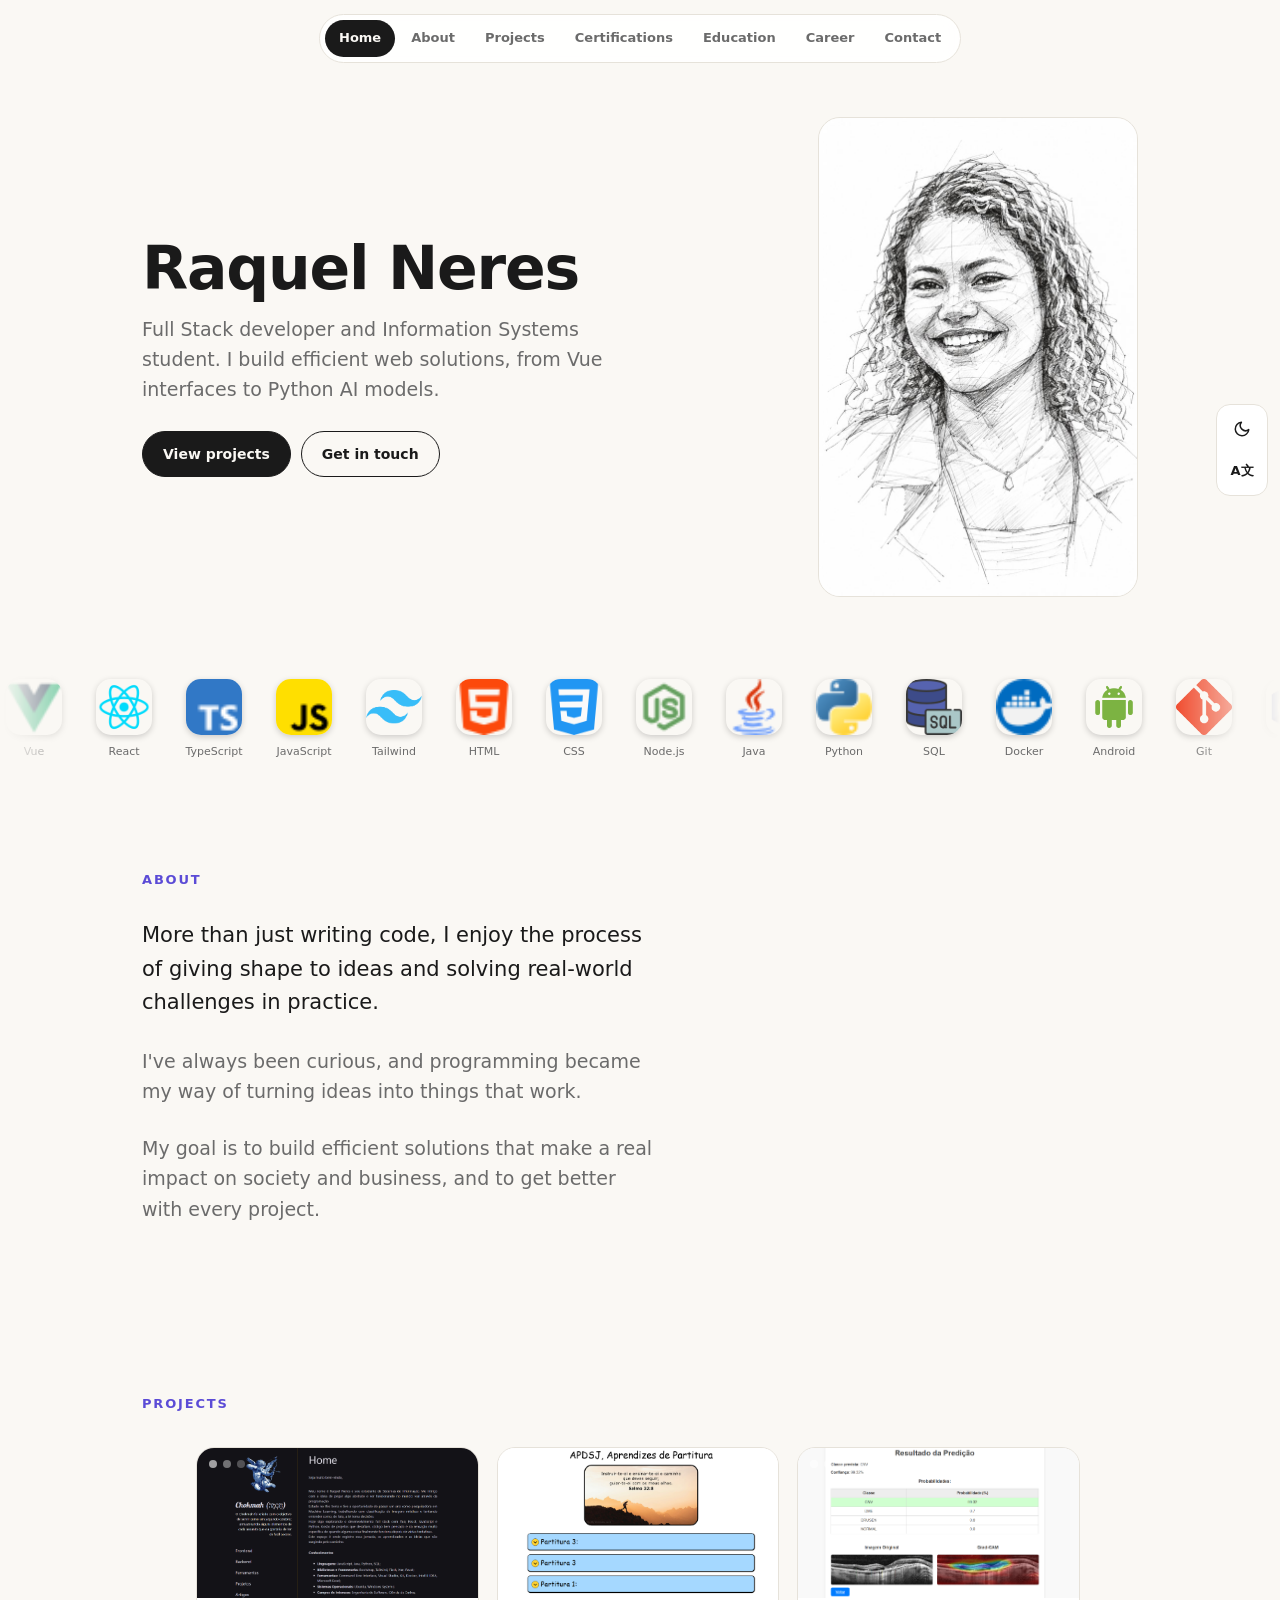
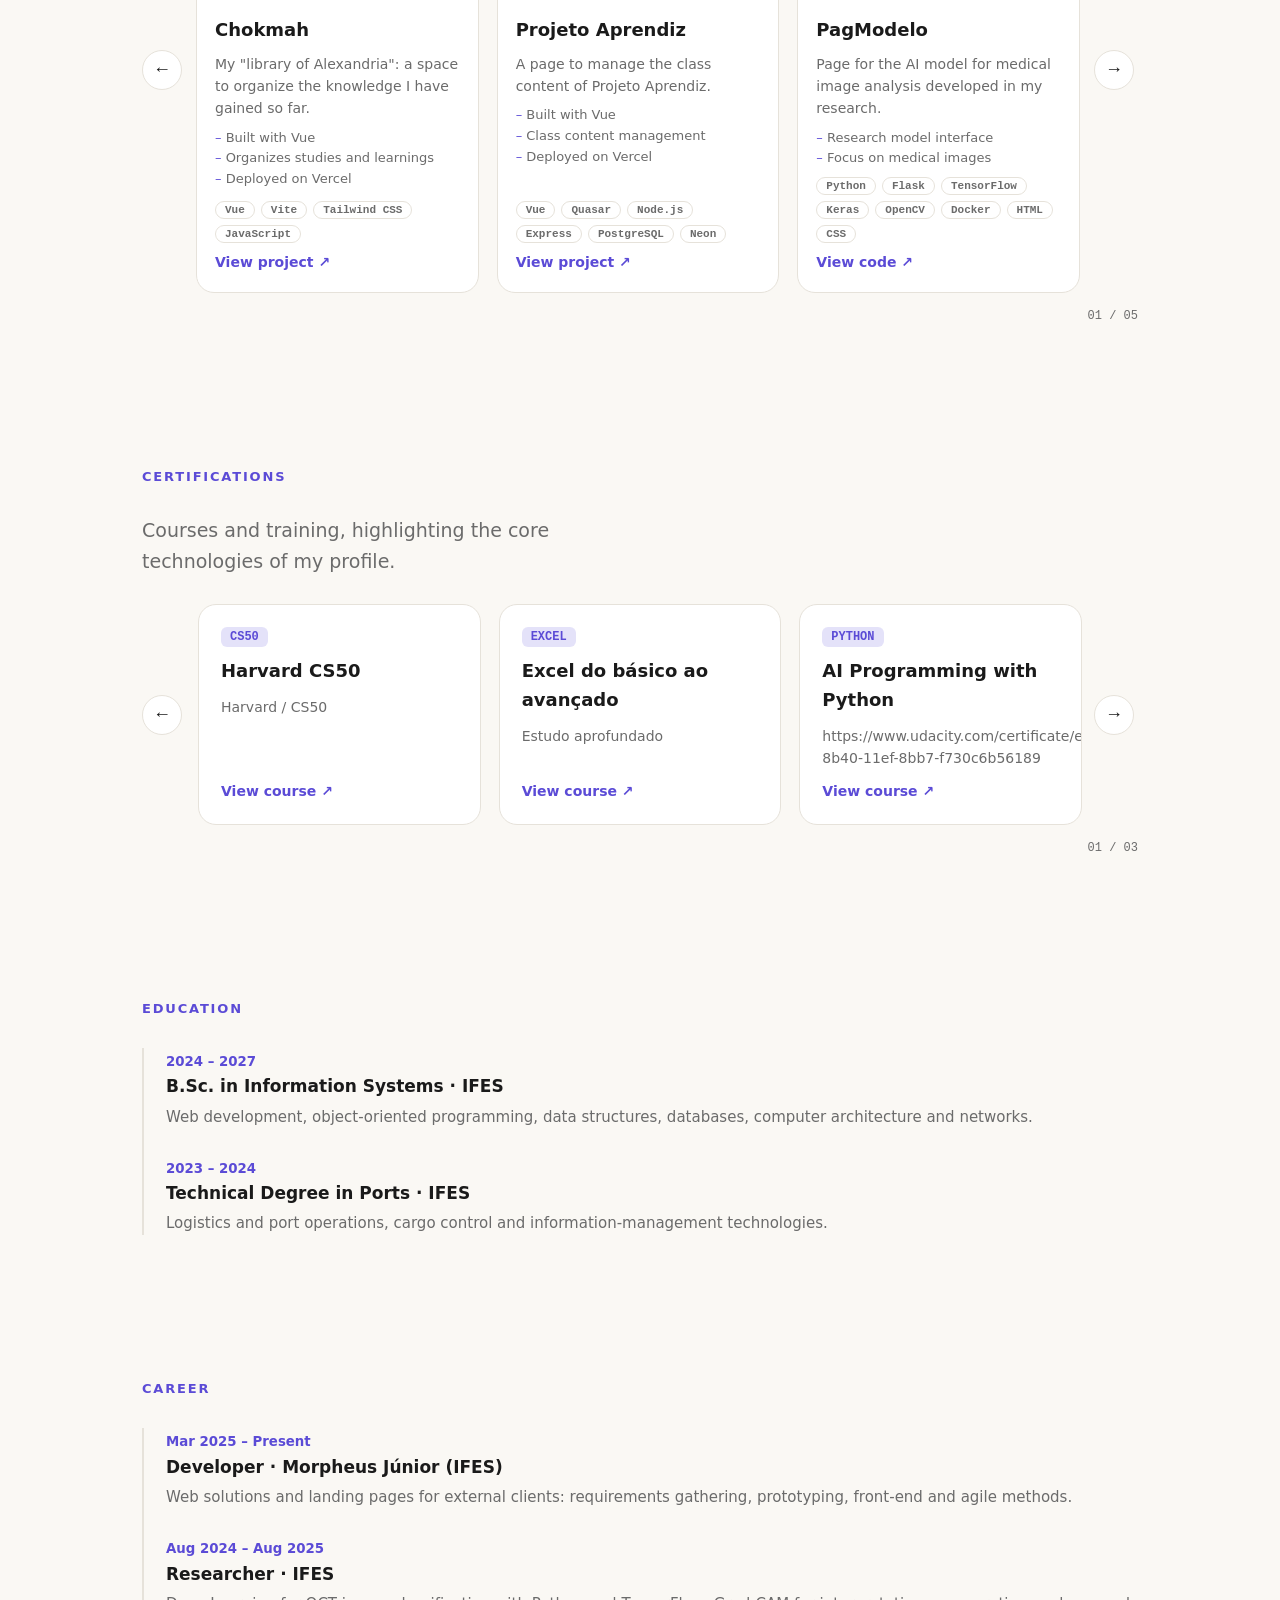
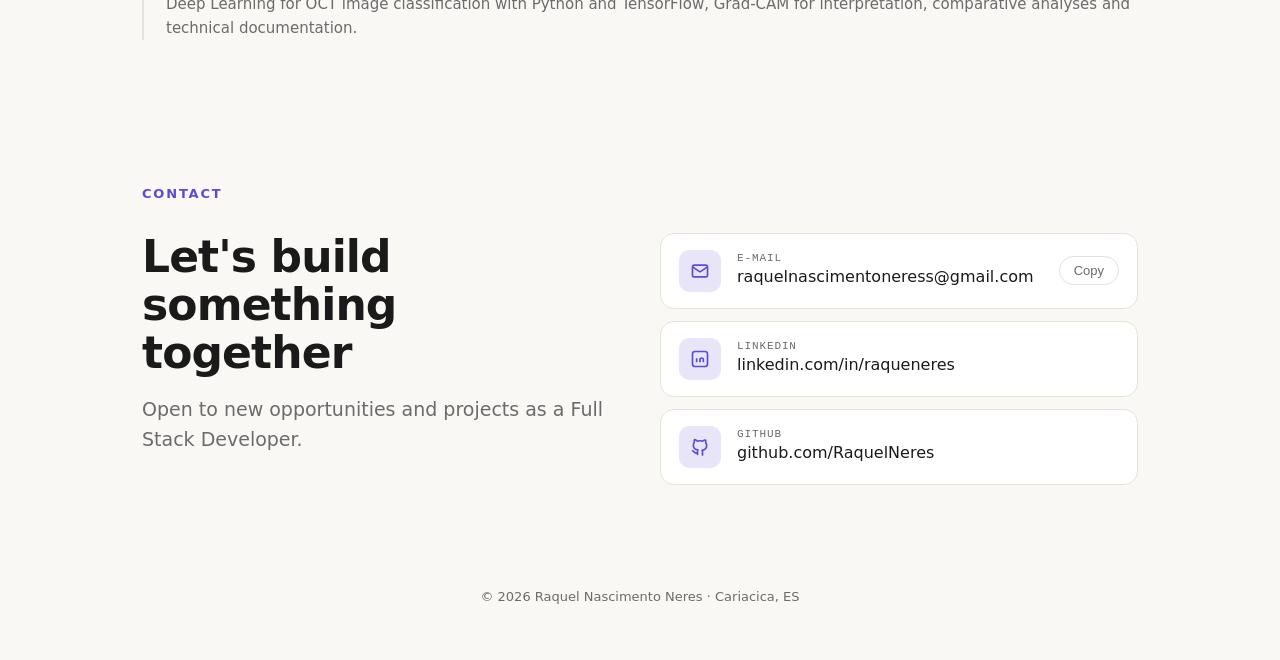
<file: index.html>
<!DOCTYPE html>
<html lang="pt-BR">
  <head>
    <meta charset="utf-8">
    <meta name="viewport" content="width=device-width, initial-scale=1, viewport-fit=cover">
    <title>Raquel Neres — Desenvolvedora Full Stack</title>
    <link rel="stylesheet" href="style.css">
    <script src="script.js" defer></script>
  </head>
  <body>
    <div class="ctl">
      <button id="th" aria-label="Tema"></button>
      <button id="lg" aria-label="Idioma">A文</button>
    </div>

    <nav>
      <div class="pill" id="menu">
        <a href="#inicio" class="on" data-k="n1"></a>
        <a href="#sobre" data-k="n2"></a>
        <a href="#projetos" data-k="n3"></a>
        <a href="#certificacoes" data-k="n4"></a>
        <a href="#formacao" data-k="n5"></a>
        <a href="#carreira" data-k="n6"></a>
        <a href="#contato" data-k="n7"></a>
      </div>
    </nav>

    <section id="inicio">
      <div>
        <h1>Raquel Neres</h1>
        <p class="lead" data-k="lead"></p>
        <div class="btns">
          <a class="btn p" href="#projetos" data-k="b1"></a>
          <a class="btn" href="#contato" data-k="b2"></a>
        </div>
      </div>
      <img
        class="photo"
        src="images/profile.jpg"
        alt="Retrato em desenho de Raquel Neres sorrindo"
      >
    </section>

    <div class="skills" id="skills">
      <div class="track" id="track"></div>
    </div>

    <section id="sobre">
      <h2 data-k="n2"></h2>
      <div class="about-copy">
        <p class="lead" data-k="a1"></p>
        <p class="lead" data-k="a2"></p>
        <p class="lead" data-k="a3"></p>
      </div>
    </section>

    <section id="projetos">
      <h2 data-k="n3"></h2>
      <div class="car">
        <div class="arrows">
          <button data-r="row" data-d="-1" aria-label="&larr;">←</button>
        </div>
        <div class="row" id="row"></div>
        <div class="arrows">
          <button data-r="row" data-d="1" aria-label="&rarr;">→</button>
        </div>
      </div>
      <div class="cnt" id="c-row"></div>
    </section>

    <section id="certificacoes">
      <h2 data-k="n4"></h2>
      <p class="lead cert-intro" data-k="certp"></p>
      <div class="car">
        <div class="arrows">
          <button data-r="crow" data-d="-1" aria-label="&larr;">←</button>
        </div>
        <div class="row" id="crow"></div>
        <div class="arrows">
          <button data-r="crow" data-d="1" aria-label="&rarr;">→</button>
        </div>
      </div>
      <div class="cnt" id="c-crow"></div>
    </section>

    <section id="formacao">
      <h2 data-k="n5"></h2>
      <div class="tl">
        <div>
          <small>2024 – 2027</small>
          <h3 data-k="f1t"></h3>
          <p data-k="f1d"></p>
        </div>
        <div>
          <small>2023 – 2024</small>
          <h3 data-k="f2t"></h3>
          <p data-k="f2d"></p>
        </div>
      </div>
    </section>

    <section id="carreira">
      <h2 data-k="n6"></h2>
      <div class="tl">
        <div>
          <small data-k="c1s"></small>
          <h3 data-k="c1t"></h3>
          <p data-k="c1d"></p>
        </div>
        <div>
          <small data-k="c2s"></small>
          <h3 data-k="c2t"></h3>
          <p data-k="c2d"></p>
        </div>
      </div>
    </section>

    <section id="contato">
      <h2 data-k="n7"></h2>
      <div class="ctg">
        <div>
          <h3 data-k="ch"></h3>
          <p class="lead" data-k="ct"></p>
        </div>
        <div class="ctl2">
          <div class="cc">
            <span class="ci">
              <svg
                width="20"
                height="20"
                viewBox="0 0 24 24"
                fill="none"
                stroke="currentColor"
                stroke-width="2"
                stroke-linejoin="round"
              >
                <rect x="3" y="5" width="18" height="14" rx="2"/>
                <path d="M3 7l9 6 9-6"/>
              </svg>
            </span>
            <span class="cx">
              <small>E-mail</small>
              <b id="em">raquelnascimentoneress@gmail.com</b>
            </span>
            <button class="cp" id="cpb" data-k="cp"></button>
          </div>

          <a
            class="cc"
            href="https://www.linkedin.com/in/raqueneres/"
            target="_blank"
            rel="noopener"
          >
            <span class="ci">
              <svg
                width="20"
                height="20"
                viewBox="0 0 24 24"
                fill="none"
                stroke="currentColor"
                stroke-width="2"
                stroke-linejoin="round"
              >
                <rect x="3" y="3" width="18" height="18" rx="3"/>
                <path d="M8 11v5M8 8v.01M12 16v-5M12 13c0-3 4-3 4 0v3"/>
              </svg>
            </span>
            <span class="cx">
              <small>LinkedIn</small>
              <b>linkedin.com/in/raqueneres</b>
            </span>
          </a>

          <a
            class="cc"
            href="https://github.com/RaquelNeres"
            target="_blank"
            rel="noopener"
          >
            <span class="ci">
              <svg
                width="20"
                height="20"
                viewBox="0 0 24 24"
                fill="none"
                stroke="currentColor"
                stroke-width="2"
                stroke-linecap="round"
                stroke-linejoin="round"
              >
                <path d="M9 19c-4 1.5-4-2-6-2.5m12 5v-3.5c0-1 .1-1.4-.5-2 2.8-.3 5.5-1.4 5.5-6a4.6 4.6 0 00-1.3-3.2 4.2 4.2 0 00-.1-3.2s-1.1-.3-3.5 1.3a12 12 0 00-6.2 0C6.5 2.8 5.4 3.1 5.4 3.1a4.2 4.2 0 00-.1 3.2A4.6 4.6 0 004 9.5c0 4.6 2.7 5.7 5.5 6-.6.6-.6 1.2-.5 2V21"/>
              </svg>
            </span>
            <span class="cx">
              <small>GitHub</small>
              <b>github.com/RaquelNeres</b>
            </span>
          </a>
        </div>
      </div>
    </section>

    <footer>© 2026 Raquel Nascimento Neres · Cariacica, ES</footer>
  </body>
</html>
</file>
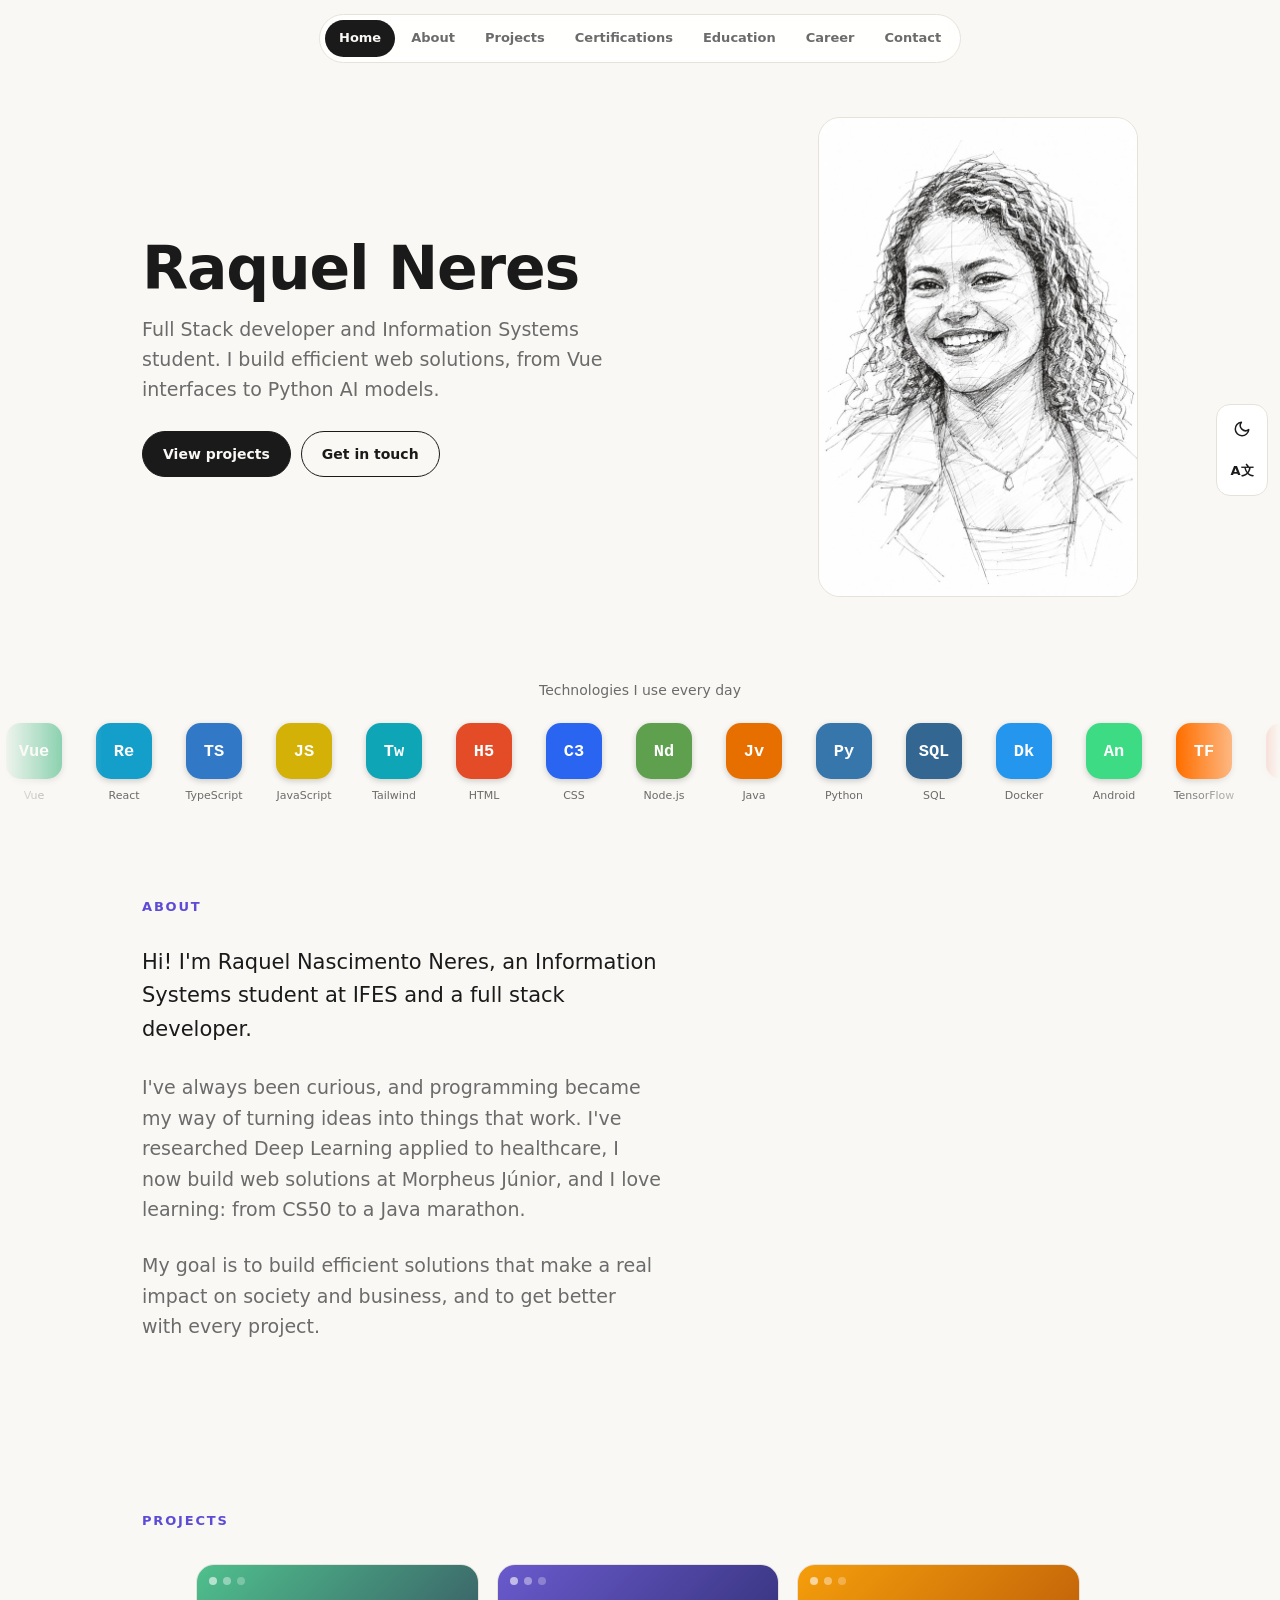
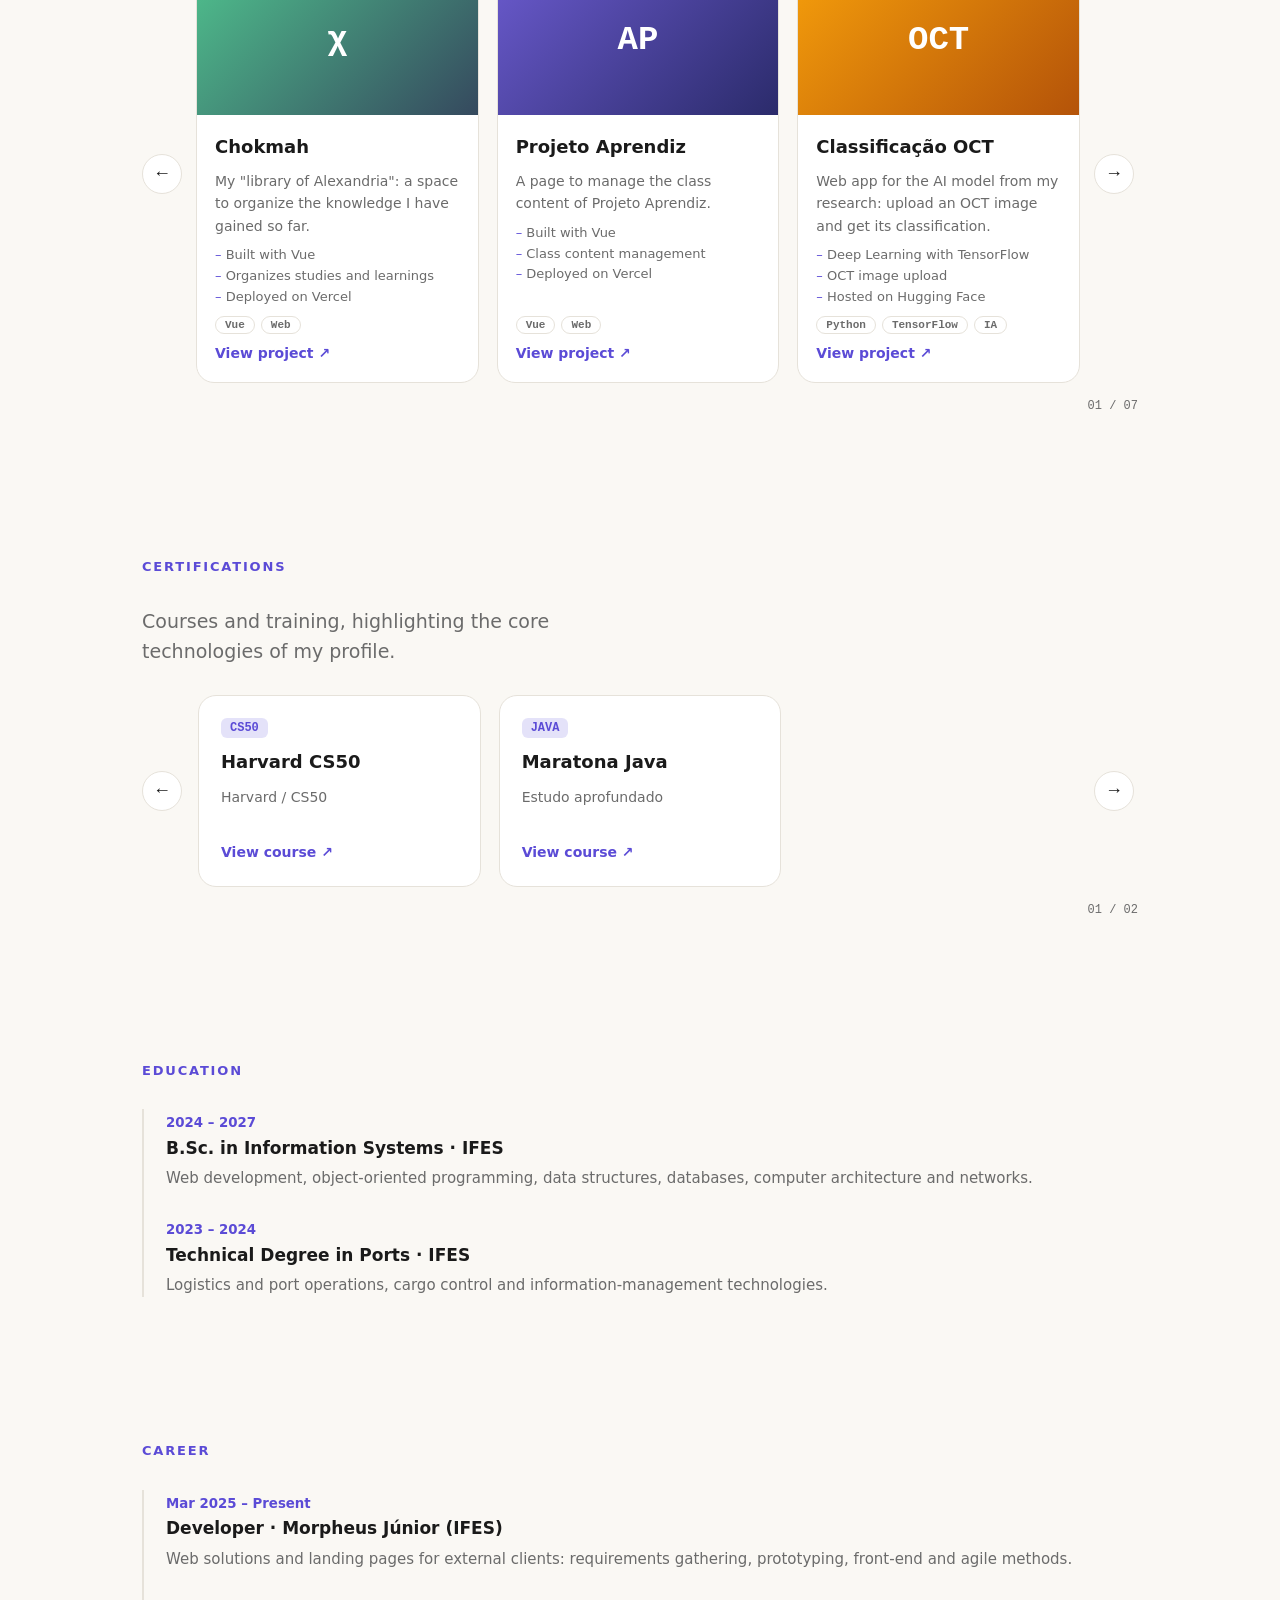
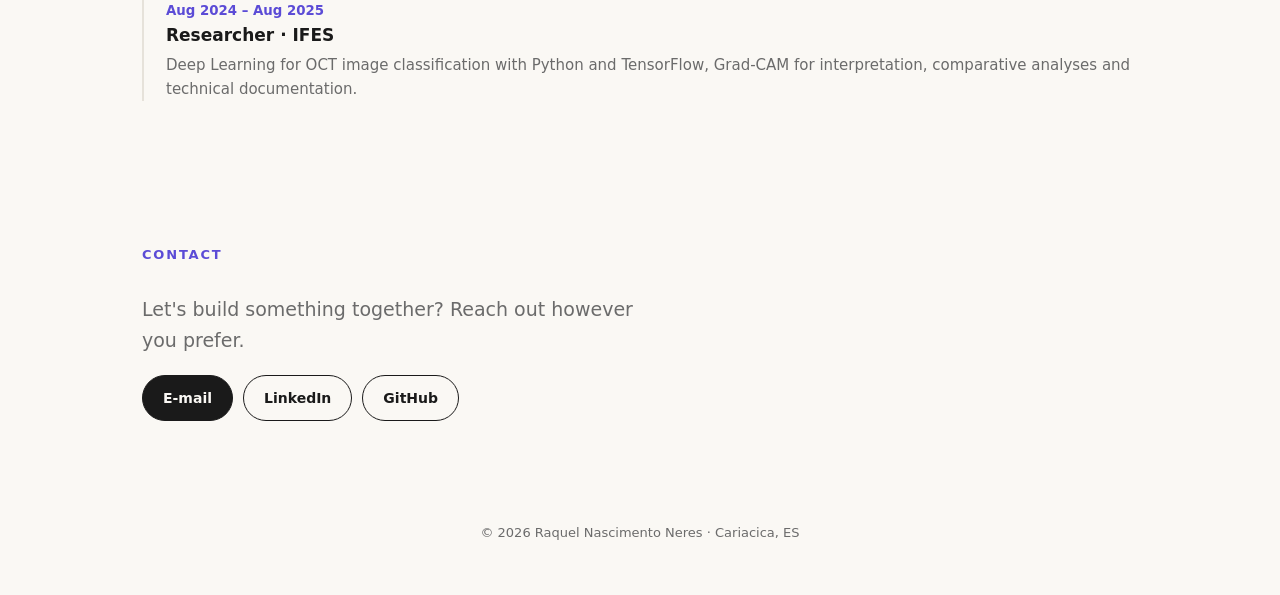
<file: Raquel Neres — Portfólio.html>
<!DOCTYPE html>
<html lang="pt-BR"><head><meta charset="utf-8">
<meta name="viewport" content="width=device-width, initial-scale=1, viewport-fit=cover">
<title>Raquel Neres — Desenvolvedora Full Stack</title>
<style>
:root{--bg:#faf8f4;--fg:#1a1a1a;--mut:#6b6b6b;--card:#fff;--line:#e6e2da;--ac:#5b4bd6;box-sizing:border-box;padding-top:env(safe-area-inset-top,0px);padding-bottom:env(safe-area-inset-bottom,0px)}
@media(prefers-color-scheme:dark){:root:not([data-theme="light"]){--bg:#111114;--fg:#f1efe9;--mut:#9a98a3;--card:#1a1a1f;--line:#2a2a31;--ac:#8f82ff}}
:root[data-theme="dark"]{--bg:#111114;--fg:#f1efe9;--mut:#9a98a3;--card:#1a1a1f;--line:#2a2a31;--ac:#8f82ff}
*{box-sizing:border-box}html{scroll-behavior:smooth;scroll-padding-top:calc(80px + env(safe-area-inset-top,0px))}
body{margin:0;background:var(--bg);color:var(--fg);font:16px/1.6 system-ui,-apple-system,"Segoe UI",Roboto,sans-serif}
a{color:inherit}
nav{position:sticky;top:env(safe-area-inset-top,0px);z-index:10;display:flex;justify-content:center;padding:14px 12px}
nav .pill{display:flex;gap:2px;max-width:100%;overflow-x:auto;background:color-mix(in srgb,var(--card) 88%,transparent);backdrop-filter:blur(10px);border:1px solid var(--line);border-radius:999px;padding:5px}
nav a{text-decoration:none;font-size:13px;font-weight:600;color:var(--mut);padding:8px 14px;border-radius:999px;white-space:nowrap}
nav a.on{background:var(--fg);color:var(--bg)}
section{max-width:1040px;margin:0 auto;padding:72px 22px}
h2{font-size:13px;letter-spacing:.14em;text-transform:uppercase;color:var(--ac);margin:0 0 28px}
#inicio{display:grid;grid-template-columns:1fr 320px;gap:48px;align-items:center;padding-top:40px}
#inicio h1{font-size:clamp(36px,6vw,60px);line-height:1.05;margin:0 0 14px;letter-spacing:-.02em}
.lead{font-size:19px;color:var(--mut);max-width:520px;margin:0 0 26px}
.btns{display:flex;gap:10px;flex-wrap:wrap}
.btn{text-decoration:none;font-weight:600;font-size:14px;padding:11px 20px;border-radius:999px;border:1px solid var(--fg)}
.btn.p{background:var(--fg);color:var(--bg)}
.photo{width:100%;aspect-ratio:2/3;object-fit:cover;border-radius:22px;border:1px solid var(--line);background:#fff}
.skills{overflow:hidden;padding:10px 0 20px;-webkit-mask-image:linear-gradient(90deg,transparent,#000 8%,#000 92%,transparent);mask-image:linear-gradient(90deg,transparent,#000 8%,#000 92%,transparent)}
.skills p{text-align:center;color:var(--mut);font-size:14px;margin:0 0 22px;padding:0 20px}
.track{display:flex;gap:22px;width:max-content;animation:go 38s linear infinite}
.skills:hover .track{animation-play-state:paused}
@keyframes go{to{transform:translateX(-50%)}}
.sk{display:flex;flex-direction:column;align-items:center;gap:8px;width:68px;font-size:11px;color:var(--mut)}
.sk i{width:56px;height:56px;border-radius:15px;display:grid;place-items:center;font:700 17px/1 ui-monospace,Menlo,monospace;font-style:normal;color:#fff;box-shadow:0 2px 6px rgba(0,0,0,.18)}
.about{display:grid;grid-template-columns:1fr 1fr;gap:40px}
.about p{margin:0 0 14px;color:var(--mut)}.about p:first-child{color:var(--fg);font-size:20px}
.qual{display:grid;gap:12px;align-content:start}
.qual div{background:var(--card);border:1px solid var(--line);border-radius:14px;padding:14px 18px}
.qual b{display:block}.qual span{color:var(--mut);font-size:14px}
.head{display:flex;justify-content:space-between;align-items:center}
.arrows{display:flex;gap:8px;margin-bottom:28px}
.arrows button{width:40px;height:40px;border-radius:50%;border:1px solid var(--line);background:var(--card);color:var(--fg);font-size:18px;cursor:pointer}
.car{display:grid;grid-template-columns:44px 1fr 44px;gap:10px;align-items:center}.car .arrows{margin:0}
.row{display:flex;gap:18px;overflow-x:auto;scroll-snap-type:x mandatory;padding:4px 2px 4px;scrollbar-width:none}.row::-webkit-scrollbar{display:none}
.cnt{text-align:right;font:12px ui-monospace,Menlo,monospace;color:var(--mut);margin-top:12px}
.card{flex:0 0 calc((100% - 36px)/3);scroll-snap-align:start;background:var(--card);border:1px solid var(--line);border-radius:18px;overflow:hidden;display:flex;flex-direction:column}
.thumb{height:150px;display:grid;place-items:center;color:#fff;font:700 34px ui-monospace,Menlo,monospace;position:relative}.thumb:before{content:"";position:absolute;left:12px;top:12px;width:8px;height:8px;border-radius:50%;background:#ffffff99;box-shadow:14px 0 #ffffff66,28px 0 #ffffff44}
.cb{padding:18px;display:flex;flex-direction:column;gap:8px;flex:1}
.cb h3{margin:0;font-size:18px}.cb p{margin:0;color:var(--mut);font-size:14px}.cb ul{margin:0;padding:0;list-style:none;color:var(--mut);font-size:13px;flex:1}.cb li:before{content:"– ";color:var(--ac)}.cert{padding:22px;gap:10px;min-height:190px}.badge{align-self:flex-start;font:700 12px ui-monospace,Menlo,monospace;background:color-mix(in srgb,var(--ac) 16%,transparent);color:var(--ac);border-radius:6px;padding:3px 9px}.cert p{flex:1}
.tags{display:flex;gap:6px;flex-wrap:wrap}.tags span{font:11px ui-monospace,Menlo,monospace;font-weight:600;font-size:11px;font-weight:600;border:1px solid var(--line);border-radius:999px;padding:2px 9px;color:var(--mut)}
.cb a{font-size:14px;font-weight:600;color:var(--ac);text-decoration:none}
.tl{border-left:2px solid var(--line);padding-left:22px;display:grid;gap:26px}
.tl h3{margin:0;font-size:17px}.tl small{color:var(--ac);font-weight:600}.tl p{margin:4px 0 0;color:var(--mut);font-size:15px}
.links{display:flex;gap:12px;flex-wrap:wrap;margin-top:6px}
.ctl{position:fixed;right:12px;top:50%;transform:translateY(-50%);z-index:20;display:flex;flex-direction:column;gap:6px;background:var(--card);border:1px solid var(--line);border-radius:14px;padding:6px}.ctl button{width:38px;height:36px;border:0;border-radius:9px;background:transparent;color:var(--fg);font:700 13px system-ui;cursor:pointer;display:grid;place-items:center}.ctl button:hover{background:var(--line)}
footer{text-align:center;color:var(--mut);font-size:13px;padding:30px 20px 50px}
@media(max-width:900px){.card{flex-basis:calc((100% - 18px)/2)}}
@media(max-width:760px){.car{grid-template-columns:1fr}.car .arrows{display:none}.card{flex-basis:82%}.ctl{top:auto;bottom:14px;right:12px;transform:none;flex-direction:row}#inicio{grid-template-columns:1fr;gap:28px}.photo{max-width:260px;order:-1}.about{grid-template-columns:1fr}section{padding:54px 20px}}
@media(prefers-reduced-motion:reduce){.track{animation:none}html{scroll-behavior:auto}}
</style></head><body>
<div class="ctl"><button id="th" aria-label="Tema"></button><button id="lg" aria-label="Idioma">A文</button></div>
<nav><div class="pill" id="menu"><a href="#inicio" class="on" data-k="n1"></a><a href="#sobre" data-k="n2"></a><a href="#projetos" data-k="n3"></a><a href="#certificacoes" data-k="n4"></a><a href="#formacao" data-k="n5"></a><a href="#carreira" data-k="n6"></a><a href="#contato" data-k="n7"></a></div></nav>
<section id="inicio"><div><h1>Raquel Neres</h1><p class="lead" data-k="lead"></p><div class="btns"><a class="btn p" href="#projetos" data-k="b1"></a><a class="btn" href="#contato" data-k="b2"></a></div></div>
<img class="photo" alt="Retrato em desenho de Raquel Neres sorrindo" src="[data-uri]"></section>
<div class="skills" id="skills"><p data-k="skp"></p><div class="track" id="track"></div></div>
<section id="sobre"><h2 data-k="n2"></h2><div style="max-width:720px"><p class="lead" style="color:var(--fg);font-size:21px" data-k="a1"></p><p class="lead" data-k="a2"></p><p class="lead" data-k="a3"></p></div></section>
<section id="projetos"><h2 data-k="n3"></h2><div class="car"><div class="arrows"><button data-r="row" data-d="-1" aria-label="&larr;">←</button></div><div class="row" id="row"></div><div class="arrows"><button data-r="row" data-d="1" aria-label="&rarr;">→</button></div></div><div class="cnt" id="c-row"></div></section>
<section id="certificacoes"><h2 data-k="n4"></h2><p class="lead" style="margin-bottom:24px" data-k="certp"></p><div class="car"><div class="arrows"><button data-r="crow" data-d="-1" aria-label="&larr;">←</button></div><div class="row" id="crow"></div><div class="arrows"><button data-r="crow" data-d="1" aria-label="&rarr;">→</button></div></div><div class="cnt" id="c-crow"></div></section>
<section id="formacao"><h2 data-k="n5"></h2><div class="tl"><div><small>2024 – 2027</small><h3 data-k="f1t"></h3><p data-k="f1d"></p></div><div><small>2023 – 2024</small><h3 data-k="f2t"></h3><p data-k="f2d"></p></div></div></section>
<section id="carreira"><h2 data-k="n6"></h2><div class="tl"><div><small data-k="c1s"></small><h3 data-k="c1t"></h3><p data-k="c1d"></p></div><div><small data-k="c2s"></small><h3 data-k="c2t"></h3><p data-k="c2d"></p></div></div></section>
<section id="contato"><h2 data-k="n7"></h2><p class="lead" style="margin-bottom:20px" data-k="ct"></p><div class="btns"><a class="btn p" href="mailto:raquelnascimentoneress@gmail.com">E-mail</a><a class="btn" href="https://www.linkedin.com/in/raqueneres/" target="_blank" rel="noopener">LinkedIn</a><a class="btn" href="https://github.com/RaquelNeres" target="_blank" rel="noopener">GitHub</a></div></section>
<footer>© 2026 Raquel Nascimento Neres · Cariacica, ES</footer>
<script>
var T={pt:{n1:"Início",n2:"Sobre",n3:"Projetos",n4:"Certificações",n5:"Formação",n6:"Carreira",n7:"Contato",
lead:"Desenvolvedora Full Stack e estudante de Sistemas de Informação. Construo soluções web eficientes, de interfaces em Vue a modelos de IA em Python.",b1:"Ver projetos",b2:"Falar comigo",skp:"Tecnologias que uso no dia a dia",
a1:"Oi! Meu nome é Raquel Nascimento Neres. Sou estudante de Sistemas de Informação no IFES e desenvolvedora full stack.",
a2:"Sempre fui curiosa e encontrei na programação um jeito de transformar ideias em coisas que funcionam. Já pesquisei Deep Learning aplicado à saúde, hoje desenvolvo soluções web na Morpheus Júnior e amo aprender: do CS50 à Maratona Java.",
a3:"Meu objetivo é construir soluções eficientes que gerem impacto real na sociedade e no negócio, e melhorar a cada projeto.",
certp:"Cursos e formações, com destaque para as tecnologias centrais do meu perfil.",view:"Ver projeto ↗",code:"Ver código ↗",cv:"Ver curso ↗",
f1t:"Bacharelado em Sistemas de Informação · IFES",f1d:"Desenvolvimento web, programação orientada a objetos, estruturas de dados, banco de dados, arquitetura de computadores e redes.",
f2t:"Técnico em Portos · IFES",f2d:"Operações logísticas e portuárias, controle de cargas e tecnologias para gestão da informação.",
c1s:"Mar 2025 – Presente",c1t:"Desenvolvedora · Morpheus Júnior (IFES)",c1d:"Soluções web e landing pages para clientes externos: levantamento de requisitos, prototipagem, front-end e metodologias ágeis.",
c2s:"Ago 2024 – Ago 2025",c2t:"Pesquisadora · IFES",c2d:"Deep Learning para classificação de imagens OCT com Python e TensorFlow, Grad-CAM para interpretação, análises comparativas e documentação técnica.",
ct:"Vamos construir algo juntos? Me chame por onde preferir."},
en:{n1:"Home",n2:"About",n3:"Projects",n4:"Certifications",n5:"Education",n6:"Career",n7:"Contact",
lead:"Full Stack developer and Information Systems student. I build efficient web solutions, from Vue interfaces to Python AI models.",b1:"View projects",b2:"Get in touch",skp:"Technologies I use every day",
a1:"Hi! I'm Raquel Nascimento Neres, an Information Systems student at IFES and a full stack developer.",
a2:"I've always been curious, and programming became my way of turning ideas into things that work. I've researched Deep Learning applied to healthcare, I now build web solutions at Morpheus Júnior, and I love learning: from CS50 to a Java marathon.",
a3:"My goal is to build efficient solutions that make a real impact on society and business, and to get better with every project.",
certp:"Courses and training, highlighting the core technologies of my profile.",view:"View project ↗",code:"View code ↗",cv:"View course ↗",
f1t:"B.Sc. in Information Systems · IFES",f1d:"Web development, object-oriented programming, data structures, databases, computer architecture and networks.",
f2t:"Technical Degree in Ports · IFES",f2d:"Logistics and port operations, cargo control and information-management technologies.",
c1s:"Mar 2025 – Present",c1t:"Developer · Morpheus Júnior (IFES)",c1d:"Web solutions and landing pages for external clients: requirements gathering, prototyping, front-end and agile methods.",
c2s:"Aug 2024 – Aug 2025",c2t:"Researcher · IFES",c2d:"Deep Learning for OCT image classification with Python and TensorFlow, Grad-CAM for interpretation, comparative analyses and technical documentation.",
ct:"Let's build something together? Reach out however you prefer."}};
var P=[
["Chokmah","χ","linear-gradient(135deg,#4fc08d,#35495e)","https://chokmah-coral.vercel.app/","view",["Vue","Web"],
 {pt:'Minha "biblioteca de Alexandria": um espaço para organizar o conhecimento que adquiri até aqui.',en:'My "library of Alexandria": a space to organize the knowledge I have gained so far.'},
 {pt:["Construído com Vue","Organiza estudos e aprendizados","Publicado na Vercel"],en:["Built with Vue","Organizes studies and learnings","Deployed on Vercel"]}],
["Projeto Aprendiz","AP","linear-gradient(135deg,#6a5acd,#2b2b6b)","https://projetoaprendiz.vercel.app/","view",["Vue","Web"],
 {pt:"Página para gerenciar os conteúdos das aulas do Projeto Aprendiz.",en:"A page to manage the class content of Projeto Aprendiz."},
 {pt:["Desenvolvido em Vue","Gestão dos conteúdos das aulas","Publicado na Vercel"],en:["Built with Vue","Class content management","Deployed on Vercel"]}],
["Classificação OCT","OCT","linear-gradient(135deg,#f59e0b,#b45309)","https://raqueli-webmodelo.hf.space/","view",["Python","TensorFlow","IA"],
 {pt:"Aplicação web do modelo de IA da minha pesquisa: envie uma imagem OCT e receba a classificação.",en:"Web app for the AI model from my research: upload an OCT image and get its classification."},
 {pt:["Deep Learning com TensorFlow","Upload de imagem OCT","Hospedado no Hugging Face"],en:["Deep Learning with TensorFlow","OCT image upload","Hosted on Hugging Face"]}],
["PagModelo","</>","linear-gradient(135deg,#e34c26,#7a2a14)","https://github.com/RaquelNeres/PagModelo","code",["HTML","IA"],
 {pt:"Página do modelo de IA para análise de imagens médicas desenvolvido na pesquisa.",en:"Page for the AI model for medical image analysis developed in my research."},
 {pt:["Interface do modelo da pesquisa","Foco em imagens médicas"],en:["Research model interface","Focus on medical images"]}],
["Automatizações Python","py","linear-gradient(135deg,#3776ab,#1d3b57)","https://github.com/RaquelNeres/Automatizacao_Python","code",["Python"],
 {pt:"Coleção de scripts que automatizam tarefas do dia a dia.",en:"A collection of scripts that automate everyday tasks."},
 {pt:["Scripts em Python","Menos trabalho repetitivo"],en:["Python scripts","Less repetitive work"]}],
["Maratona Java","Jv","linear-gradient(135deg,#e76f00,#5382a1)","https://github.com/RaquelNeres/MaratonaJava","code",["Java","POO"],
 {pt:"Estudo aprofundado de Java, com exercícios e projetos práticos.",en:"In-depth Java study with exercises and hands-on projects."},
 {pt:["Foco em orientação a objetos","Exercícios práticos"],en:["Object-oriented focus","Hands-on exercises"]}],
["Harvard CS50","CS","linear-gradient(135deg,#a8001f,#2a2a2a)","https://github.com/RaquelNeres/CS50","code",["C","CS50"],
 {pt:"Exercícios e projetos do curso de Ciência da Computação de Harvard.",en:"Exercises and projects from Harvard's Computer Science course."},
 {pt:["Fundamentos de computação","Conteúdos em C"],en:["Computing fundamentals","Content in C"]}]];
var C=[["CS50","Harvard CS50","Harvard / CS50","https://github.com/RaquelNeres/CS50"],["JAVA","Maratona Java","Estudo aprofundado","https://github.com/RaquelNeres/MaratonaJava"]];
var S=[["Vue","Vue","#42b883"],["React","Re","#149eca"],["TypeScript","TS","#3178c6"],["JavaScript","JS","#d4b106"],["Tailwind","Tw","#0ea5b7"],["HTML","H5","#e34c26"],["CSS","C3","#2965f1"],["Node.js","Nd","#5fa04e"],["Java","Jv","#e76f00"],["Python","Py","#3776ab"],["SQL","SQL","#336791"],["Docker","Dk","#2496ed"],["Android","An","#3ddc84"],["TensorFlow","TF","#ff6f00"],["Git","Git","#f05032"],["C","C","#555fa8"]];
document.getElementById('track').innerHTML=S.concat(S).map(function(s){return '<div class="sk"><i style="background:'+s[2]+'">'+s[1]+'</i>'+s[0]+'</div>'}).join('');
var D=document.documentElement,L='pt',TH='light';
try{L=localStorage.getItem('lg')||(navigator.language||'pt').slice(0,2)==='en'?'en':'pt';var sv=localStorage.getItem('lg');if(sv)L=sv;var st=localStorage.getItem('th');TH=st||(matchMedia('(prefers-color-scheme:dark)').matches?'dark':'light')}catch(e){}
var SUN='<svg width="18" height="18" viewBox="0 0 24 24" fill="none" stroke="currentColor" stroke-width="2" stroke-linecap="round"><circle cx="12" cy="12" r="4"/><path d="M12 2v2M12 20v2M4.9 4.9l1.4 1.4M17.7 17.7l1.4 1.4M2 12h2M20 12h2M4.9 19.1l1.4-1.4M17.7 6.3l1.4-1.4"/></svg>',MOON='<svg width="18" height="18" viewBox="0 0 24 24" fill="none" stroke="currentColor" stroke-width="2" stroke-linecap="round" stroke-linejoin="round"><path d="M21 12.8A9 9 0 1111.2 3a7 7 0 009.8 9.8z"/></svg>';
function esc(s){return s}
function render(){var t=T[L];D.lang=L==='pt'?'pt-BR':'en';D.setAttribute('data-theme',TH);
document.querySelectorAll('[data-k]').forEach(function(e){e.textContent=t[e.dataset.k]});
document.getElementById('th').innerHTML=TH==='dark'?SUN:MOON;
document.getElementById('row').innerHTML=P.map(function(p){return '<article class="card"><div class="thumb" style="background:'+p[2]+'">'+p[1].replace('<','&lt;').replace('>','&gt;')+'</div><div class="cb"><h3>'+p[0]+'</h3><p>'+p[6][L]+'</p><ul>'+p[7][L].map(function(b){return '<li>'+b+'</li>'}).join('')+'</ul><div class="tags">'+p[5].map(function(g){return '<span>'+g+'</span>'}).join('')+'</div><a href="'+p[3]+'" target="_blank" rel="noopener">'+t[p[4]]+'</a></div></article>'}).join('');
document.getElementById('crow').innerHTML=C.map(function(c){return '<article class="card"><div class="cb cert"><span class="badge">'+c[0]+'</span><h3>'+c[1]+'</h3><p>'+c[2]+'</p><a href="'+c[3]+'" target="_blank" rel="noopener">'+t.cv+'</a></div></article>'}).join('');
['row','crow'].forEach(cnt)}
function cnt(id){var r=document.getElementById(id),n=r.children.length;if(!n)return;var w=r.children[0].offsetWidth+18,i=Math.min(n,Math.round(r.scrollLeft/w)+1);document.getElementById('c-'+id).textContent=('0'+i).slice(-2)+' / '+('0'+n).slice(-2)}
document.querySelectorAll('[data-r]').forEach(function(b){b.onclick=function(){var r=document.getElementById(b.dataset.r);r.scrollBy({left:(r.children[0].offsetWidth+18)*b.dataset.d,behavior:'smooth'})}});
['row','crow'].forEach(function(id){document.getElementById(id).addEventListener('scroll',function(){cnt(id)})});
window.addEventListener('resize',function(){['row','crow'].forEach(cnt)});
document.getElementById('th').onclick=function(){TH=TH==='dark'?'light':'dark';try{localStorage.setItem('th',TH)}catch(e){}render()};
document.getElementById('lg').onclick=function(){L=L==='pt'?'en':'pt';try{localStorage.setItem('lg',L)}catch(e){}render()};
render();
var Lk=document.querySelectorAll('#menu a');
var io=new IntersectionObserver(function(e){e.forEach(function(x){if(x.isIntersecting){Lk.forEach(function(a){a.classList.toggle('on',a.getAttribute('href')==='#'+x.target.id)})}})},{rootMargin:'-45% 0px -50% 0px'});
document.querySelectorAll('section').forEach(function(s){io.observe(s)});
</script></body></html>
</file>
<file: style.css>
:root {
  --bg:#faf8f4;
  --fg:#1a1a1a;
  --mut:#6b6b6b;
  --card:#fff;
  --line:#e6e2da;
  --ac:#5b4bd6;
  box-sizing:border-box;
  padding-top:env(safe-area-inset-top,0px);
  padding-bottom:env(safe-area-inset-bottom,0px);
}
@media(prefers-color-scheme:dark) {
  :root:not([data-theme="light"]) {
    --bg:#111114;
    --fg:#f1efe9;
    --mut:#9a98a3;
    --card:#1a1a1f;
    --line:#2a2a31;
    --ac:#8f82ff;
  }
}
:root[data-theme="dark"] {
  --bg:#111114;
  --fg:#f1efe9;
  --mut:#9a98a3;
  --card:#1a1a1f;
  --line:#2a2a31;
  --ac:#8f82ff;
}
* {
  box-sizing:border-box;
}
html {
  scroll-behavior:smooth;
  scroll-padding-top:calc(80px + env(safe-area-inset-top,0px));
}
body {
  margin:0;
  background:var(--bg);
  color:var(--fg);
  font:16px/1.6 system-ui,-apple-system,"Segoe UI",Roboto,sans-serif;
}
a {
  color:inherit;
}
nav {
  position:sticky;
  top:env(safe-area-inset-top,0px);
  z-index:10;
  display:flex;
  justify-content:center;
  padding:14px 12px;
}
nav .pill {
  display:flex;
  gap:2px;
  max-width:100%;
  overflow-x:auto;
  background:color-mix(in srgb,var(--card) 88%,transparent);
  backdrop-filter:blur(10px);
  border:1px solid var(--line);
  border-radius:999px;
  padding:5px;
}
nav a {
  text-decoration:none;
  font-size:13px;
  font-weight:600;
  color:var(--mut);
  padding:8px 14px;
  border-radius:999px;
  white-space:nowrap;
}
nav a.on {
  background:var(--fg);
  color:var(--bg);
}
section {
  max-width:1040px;
  margin:0 auto;
  padding:72px 22px;
}
h2 {
  font-size:13px;
  letter-spacing:.14em;
  text-transform:uppercase;
  color:var(--ac);
  margin:0 0 28px;
}
#inicio {
  display:grid;
  grid-template-columns:1fr 320px;
  gap:48px;
  align-items:center;
  padding-top:40px;
}
#inicio h1 {
  font-size:clamp(36px,6vw,60px);
  line-height:1.05;
  margin:0 0 14px;
  letter-spacing:-.02em;
}
.lead {
  font-size:19px;
  color:var(--mut);
  max-width:520px;
  margin:0 0 26px;
}
.btns {
  display:flex;
  gap:10px;
  flex-wrap:wrap;
}
.btn {
  text-decoration:none;
  font-weight:600;
  font-size:14px;
  padding:11px 20px;
  border-radius:999px;
  border:1px solid var(--fg);
}
.btn.p {
  background:var(--fg);
  color:var(--bg);
}
.photo {
  width:100%;
  aspect-ratio:2/3;
  object-fit:cover;
  border-radius:22px;
  border:1px solid var(--line);
  background:#fff;
}
.about-copy {
  max-width:720px;
}
.about-copy .lead:first-child {
  color:var(--fg);
  font-size:21px;
}
.cert-intro {
  margin-bottom:24px;
}
.skills {
  overflow:hidden;
  padding:10px 0 20px;
  -webkit-mask-image:linear-gradient(90deg,transparent,#000 8%,#000 92%,transparent);
  mask-image:linear-gradient(90deg,transparent,#000 8%,#000 92%,transparent);
}
#sobre {
  margin-top: 50px;
  padding-top:40px;
}
.skills p {
  text-align:center;
  color:var(--mut);
  font-size:14px;
  margin:0 0 22px;
  padding:0 20px;
}
.track {
  display:flex;
  gap:22px;
  width:max-content;
  animation:go 38s linear infinite;
}
.skills:hover .track {
  animation-play-state:paused;
}
@keyframes go {
  to {
    transform:translateX(-50%);
  }
}
.sk {
  display:flex;
  flex-direction:column;
  align-items:center;
  gap:8px;
  width:68px;
  font-size:11px;
  color:var(--mut);
}
.sk i {
  width:56px;
  height:56px;
  border-radius:15px;
  display:grid;
  place-items:center;
  font:700 17px/1 ui-monospace,Menlo,monospace;
  font-style:normal;
  color:#fff;
  box-shadow:0 2px 6px rgba(0,0,0,.18);
}
.sk img {
  width:56px;
  height:56px;
  object-fit:contain;
  border-radius:15px;
  box-shadow:0 2px 6px rgba(0,0,0,.18);
}
.about {
  display:grid;
  grid-template-columns:1fr 1fr;
  gap:40px;
}
.about p {
  margin:0 0 14px;
  color:var(--mut);
}
.about p:first-child {
  color:var(--fg);
  font-size:20px;
}
.qual {
  display:grid;
  gap:12px;
  align-content:start;
}
.qual div {
  background:var(--card);
  border:1px solid var(--line);
  border-radius:14px;
  padding:14px 18px;
}
.qual b {
  display:block;
}
.qual span {
  color:var(--mut);
  font-size:14px;
}
.head {
  display:flex;
  justify-content:space-between;
  align-items:center;
}
.arrows {
  display:flex;
  gap:8px;
  margin-bottom:28px;
}
.arrows button {
  width:40px;
  height:40px;
  border-radius:50%;
  border:1px solid var(--line);
  background:var(--card);
  color:var(--fg);
  font-size:18px;
  cursor:pointer;
}
.car {
  display:grid;
  grid-template-columns:44px 1fr 44px;
  gap:10px;
  align-items:center;
}
.car .arrows {
  margin:0;
}
.row {
  display:flex;
  gap:18px;
  overflow-x:auto;
  scroll-snap-type:x mandatory;
  padding:4px 2px 4px;
  scrollbar-width:none;
}
.row::-webkit-scrollbar {
  display:none;
}
.cnt {
  text-align:right;
  font:12px ui-monospace,Menlo,monospace;
  color:var(--mut);
  margin-top:12px;
}
.card {
  flex:0 0 calc((100% - 36px)/3);
  scroll-snap-align:start;
  background:var(--card);
  border:1px solid var(--line);
  border-radius:18px;
  overflow:hidden;
  display:flex;
  flex-direction:column;
}
.thumb {
  height:150px;
  min-height:150px;
  max-height:150px;
  flex:0 0 150px;
  overflow:hidden;
  display:grid;
  place-items:center;
  color:#fff;
  font:700 34px ui-monospace,Menlo,monospace;
  position:relative;
}
.thumb img {
  display:block;
  width:100%;
  height:100%;
  max-width:100%;
  max-height:100%;
  min-width:0;
  min-height:0;
  object-fit:cover;
}
.thumb:before {
  content:"";
  position:absolute;
  left:12px;
  top:12px;
  width:8px;
  height:8px;
  border-radius:50%;
  background:#ffffff99;
  box-shadow:14px 0 #ffffff66,28px 0 #ffffff44;
}
.cb {
  padding:18px;
  display:flex;
  flex-direction:column;
  gap:8px;
  flex:1;
}
.cb h3 {
  margin:0;
  font-size:18px;
}
.cb p {
  margin:0;
  color:var(--mut);
  font-size:14px;
}
.cb ul {
  margin:0;
  padding:0;
  list-style:none;
  color:var(--mut);
  font-size:13px;
  flex:1;
}
.cb li:before {
  content:"– ";
  color:var(--ac);
}
.cert {
  padding:22px;
  gap:10px;
  min-height:190px;
}
.badge {
  align-self:flex-start;
  font:700 12px ui-monospace,Menlo,monospace;
  background:color-mix(in srgb,var(--ac) 16%,transparent);
  color:var(--ac);
  border-radius:6px;
  padding:3px 9px;
}
.cert p {
  flex:1;
}
.tags {
  display:flex;
  gap:6px;
  flex-wrap:wrap;
}
.tags span {
  font:11px ui-monospace,Menlo,monospace;
  font-weight:600;
  font-size:11px;
  font-weight:600;
  border:1px solid var(--line);
  border-radius:999px;
  padding:2px 9px;
  color:var(--mut);
}
.cb a {
  font-size:14px;
  font-weight:600;
  color:var(--ac);
  text-decoration:none;
}
.tl {
  border-left:2px solid var(--line);
  padding-left:22px;
  display:grid;
  gap:26px;
}
.tl h3 {
  margin:0;
  font-size:17px;
}
.tl small {
  color:var(--ac);
  font-weight:600;
}
.tl p {
  margin:4px 0 0;
  color:var(--mut);
  font-size:15px;
}
.links {
  display:flex;
  gap:12px;
  flex-wrap:wrap;
  margin-top:6px;
}
.ctl {
  position:fixed;
  right:12px;
  top:50%;
  transform:translateY(-50%);
  z-index:20;
  display:flex;
  flex-direction:column;
  gap:6px;
  background:var(--card);
  border:1px solid var(--line);
  border-radius:14px;
  padding:6px;
}
.ctl button {
  width:38px;
  height:36px;
  border:0;
  border-radius:9px;
  background:transparent;
  color:var(--fg);
  font:700 13px system-ui;
  cursor:pointer;
  display:grid;
  place-items:center;
}
.ctl button:hover {
  background:var(--line);
}
.ctg {
  display:grid;
  grid-template-columns:1fr 1fr;
  gap:40px;
  align-items:start;
}
.ctg h3 {
  font-size:clamp(30px,4.5vw,44px);
  line-height:1.1;
  margin:0 0 16px;
  letter-spacing:-.02em;
}
.ctl2 {
  display:grid;
  gap:12px;
}
.cc {
  display:flex;
  align-items:center;
  gap:16px;
  background:var(--card);
  border:1px solid var(--line);
  border-radius:14px;
  padding:16px 18px;
  text-decoration:none;
  color:inherit;
}
.cc:hover {
  border-color:var(--ac);
}
.ci {
  width:42px;
  height:42px;
  border-radius:10px;
  display:grid;
  place-items:center;
  flex:none;
  background:color-mix(in srgb,var(--ac) 14%,transparent);
  color:var(--ac);
}
.cx {
  flex:1;
  min-width:0;
}
.cx small {
  display:block;
  font:11px ui-monospace,Menlo,monospace;
  letter-spacing:.08em;
  text-transform:uppercase;
  color:var(--mut);
}
.cx b {
  font-weight:500;
  overflow-wrap:anywhere;
}
.cp {
  border:1px solid var(--line);
  background:transparent;
  color:var(--mut);
  border-radius:999px;
  padding:6px 14px;
  font-size:13px;
  cursor:pointer;
}
.cp:hover {
  color:var(--fg);
  border-color:var(--fg);
}
@media(max-width:760px) {
  .ctg {
    grid-template-columns:1fr;
    gap:24px;
  }
}
footer {
  text-align:center;
  color:var(--mut);
  font-size:13px;
  padding:30px 20px 50px;
}
@media(max-width:900px) {
  .card {
    flex-basis:calc((100% - 18px)/2);
  }
}
@media(max-width:760px) {
  .car {
    grid-template-columns:1fr;
  }
  .car .arrows {
    display:none;
  }
  .card {
    flex-basis:82%;
  }
  .ctl {
    top:auto;
    bottom:14px;
    right:12px;
    transform:none;
    flex-direction:row;
  }
  #inicio {
    grid-template-columns:1fr;
    gap:28px;
  }
  .photo {
    max-width:260px;
    order:-1;
  }
  .about {
    grid-template-columns:1fr;
  }
  section {
    padding:54px 20px;
  }
}
@media(prefers-reduced-motion:reduce) {
  .track {
    animation:none;
  }
  html {
    scroll-behavior:auto;
  }
}
</file>
